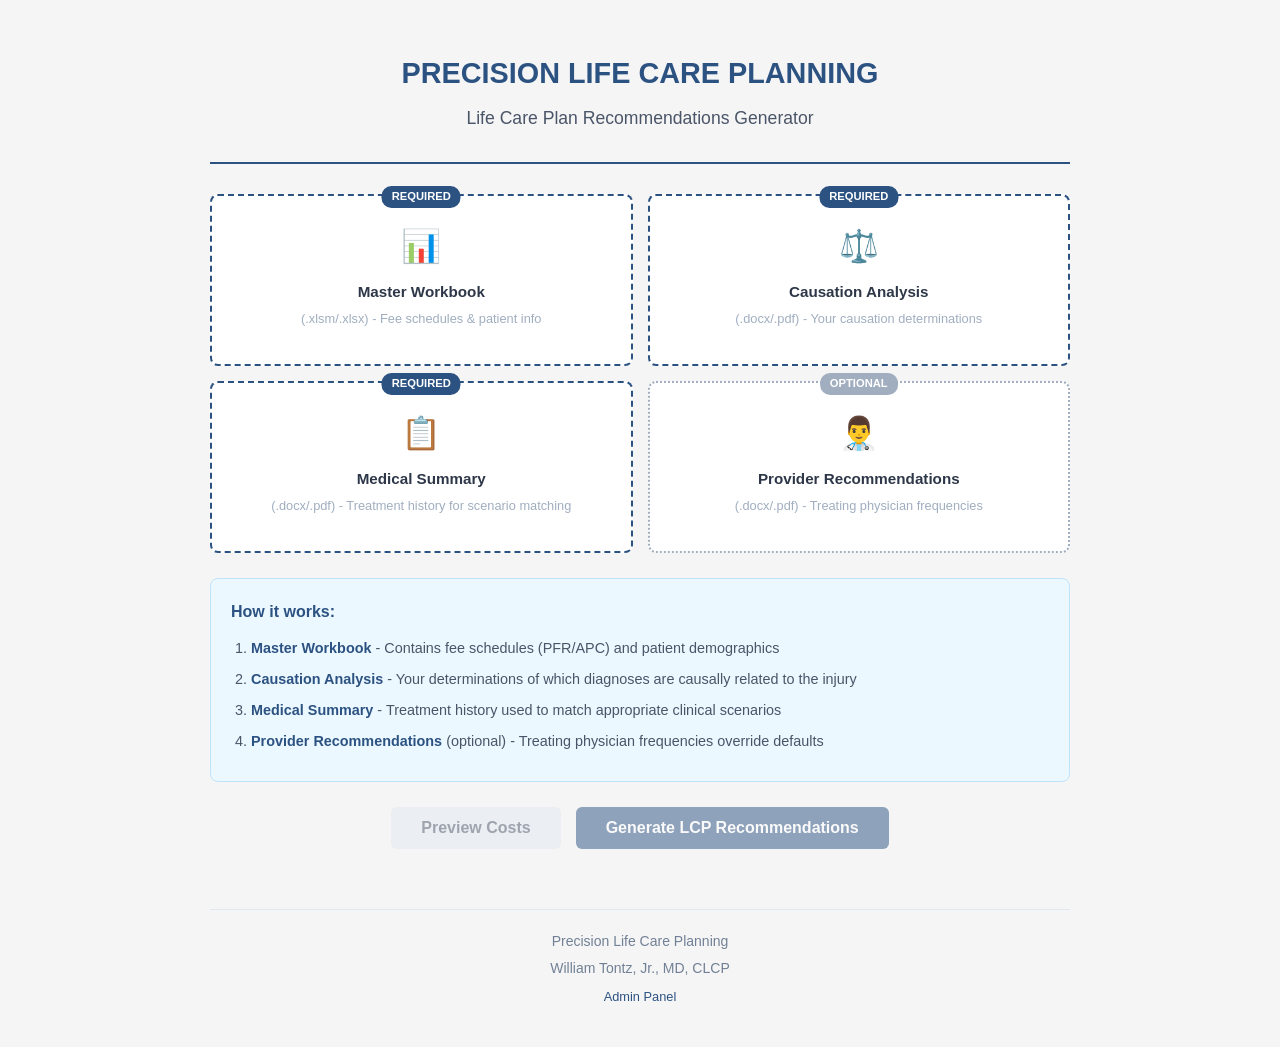
<file: templates/index.html>
<!DOCTYPE html>
<html lang="en">
<head>
    <meta charset="UTF-8">
    <meta name="viewport" content="width=device-width, initial-scale=1.0">
    <title>Precision Life Care Planning - LCP Generator</title>
    <link rel="stylesheet" href="/static/css/style.css">
</head>
<body>
    <div class="container">
        <header>
            <h1>PRECISION LIFE CARE PLANNING</h1>
            <p class="subtitle">Life Care Plan Recommendations Generator</p>
        </header>

        <main>
            <form id="uploadForm" enctype="multipart/form-data">
                <div class="upload-grid">
                    <!-- Row 1: Required Documents -->
                    <div class="upload-row">
                        <div class="upload-box primary" id="workbookDropZone">
                            <div class="upload-badge required">Required</div>
                            <div class="upload-icon">📊</div>
                            <p class="upload-text">Master Workbook</p>
                            <p class="upload-subtext">(.xlsm/.xlsx) - Fee schedules &amp; patient info</p>
                            <input type="file" id="workbookFile" name="file" accept=".xlsx,.xlsm" hidden>
                            <p class="file-name" id="workbookFileName"></p>
                        </div>

                        <div class="upload-box primary" id="causationDropZone">
                            <div class="upload-badge required">Required</div>
                            <div class="upload-icon">⚖️</div>
                            <p class="upload-text">Causation Analysis</p>
                            <p class="upload-subtext">(.docx/.pdf) - Your causation determinations</p>
                            <input type="file" id="causationFile" name="causation_analysis" accept=".docx,.pdf" hidden>
                            <p class="file-name" id="causationFileName"></p>
                        </div>
                    </div>

                    <!-- Row 2: Medical Summary (Required) and Provider Recommendations (Optional) -->
                    <div class="upload-row">
                        <div class="upload-box primary" id="summaryDropZone">
                            <div class="upload-badge required">Required</div>
                            <div class="upload-icon">📋</div>
                            <p class="upload-text">Medical Summary</p>
                            <p class="upload-subtext">(.docx/.pdf) - Treatment history for scenario matching</p>
                            <input type="file" id="summaryFile" name="medical_summary" accept=".docx,.pdf" hidden>
                            <p class="file-name" id="summaryFileName"></p>
                        </div>

                        <div class="upload-box secondary" id="providerDropZone">
                            <div class="upload-badge optional">Optional</div>
                            <div class="upload-icon">👨‍⚕️</div>
                            <p class="upload-text">Provider Recommendations</p>
                            <p class="upload-subtext">(.docx/.pdf) - Treating physician frequencies</p>
                            <input type="file" id="providerFile" name="provider_recommendations" accept=".docx,.pdf" hidden>
                            <p class="file-name" id="providerFileName"></p>
                        </div>
                    </div>
                </div>

                <div class="workflow-info">
                    <h3>How it works:</h3>
                    <ol>
                        <li><strong>Master Workbook</strong> - Contains fee schedules (PFR/APC) and patient demographics</li>
                        <li><strong>Causation Analysis</strong> - Your determinations of which diagnoses are causally related to the injury</li>
                        <li><strong>Medical Summary</strong> - Treatment history used to match appropriate clinical scenarios</li>
                        <li><strong>Provider Recommendations</strong> (optional) - Treating physician frequencies override defaults</li>
                    </ol>
                </div>

                <div class="button-group">
                    <button type="button" id="previewBtn" class="btn btn-secondary" disabled>Preview Costs</button>
                    <button type="submit" id="generateBtn" class="btn btn-primary" disabled>Generate LCP Recommendations</button>
                </div>
            </form>

            <div id="previewSection" class="preview-section hidden">
                <h2>Cost Preview</h2>
                <div class="patient-info" id="patientInfo"></div>
                <div class="cost-summary" id="costSummary"></div>
            </div>

            <div id="loadingSection" class="loading-section hidden">
                <div class="spinner"></div>
                <p id="loadingMessage">Generating LCP Recommendations...</p>
                <p class="loading-subtext">Analyzing medical records and matching scenarios...</p>
            </div>

            <div id="errorSection" class="error-section hidden">
                <p id="errorMessage"></p>
            </div>

            <div id="successSection" class="success-section hidden">
                <div class="success-icon">✓</div>
                <h2>LCP Recommendations Generated Successfully</h2>
                <p id="successMessage"></p>
                <div class="button-group">
                    <button type="button" id="resetBtn" class="btn btn-secondary">Generate Another</button>
                </div>
            </div>
        </main>

        <footer>
            <p>Precision Life Care Planning</p>
            <p>William Tontz, Jr., MD, CLCP</p>
            <a href="/admin" class="admin-link">Admin Panel</a>
        </footer>
    </div>

    <script src="/static/js/app.js"></script>
</body>
</html>
</file>
<file: static/css/style.css>
* {
    margin: 0;
    padding: 0;
    box-sizing: border-box;
}

body {
    font-family: 'Segoe UI', Tahoma, Geneva, Verdana, sans-serif;
    background-color: #f5f5f5;
    color: #333;
    line-height: 1.6;
}

.container {
    max-width: 900px;
    margin: 0 auto;
    padding: 20px;
    min-height: 100vh;
    display: flex;
    flex-direction: column;
}

header {
    text-align: center;
    padding: 30px 0;
    border-bottom: 2px solid #2c5282;
    margin-bottom: 30px;
}

header h1 {
    color: #2c5282;
    font-size: 1.8rem;
    font-weight: 700;
    margin-bottom: 8px;
}

.subtitle {
    color: #4a5568;
    font-size: 1.1rem;
}

main {
    flex: 1;
}

/* Upload Grid Layout */
.upload-grid {
    display: flex;
    flex-direction: column;
    gap: 15px;
    margin-bottom: 25px;
}

.upload-row {
    display: grid;
    grid-template-columns: 1fr 1fr;
    gap: 15px;
}

.upload-box {
    border: 2px dashed #cbd5e0;
    border-radius: 8px;
    padding: 25px 15px;
    text-align: center;
    cursor: pointer;
    transition: all 0.3s ease;
    background-color: white;
    position: relative;
}

.upload-box:hover {
    border-color: #2c5282;
    background-color: #ebf8ff;
}

.upload-box.dragover {
    border-color: #2c5282;
    background-color: #ebf8ff;
}

.upload-box.has-file {
    border-color: #38a169;
    background-color: #f0fff4;
    border-style: solid;
}

.upload-box.primary {
    border-color: #2c5282;
    border-width: 2px;
}

.upload-box.secondary {
    border-style: dotted;
    border-color: #a0aec0;
}

.upload-box.secondary:hover {
    border-color: #805ad5;
    background-color: #faf5ff;
}

.upload-box.secondary.has-file {
    border-color: #805ad5;
    background-color: #faf5ff;
    border-style: solid;
}

/* Upload Badges */
.upload-badge {
    position: absolute;
    top: -10px;
    left: 50%;
    transform: translateX(-50%);
    padding: 2px 10px;
    border-radius: 10px;
    font-size: 0.7rem;
    font-weight: 600;
    text-transform: uppercase;
}

.upload-badge.required {
    background-color: #2c5282;
    color: white;
}

.upload-badge.optional {
    background-color: #a0aec0;
    color: white;
}

.upload-icon {
    font-size: 2rem;
    margin-bottom: 8px;
}

.upload-text {
    color: #2d3748;
    font-size: 0.95rem;
    font-weight: 600;
    margin-bottom: 4px;
}

.upload-subtext {
    color: #a0aec0;
    font-size: 0.8rem;
}

.file-name {
    margin-top: 10px;
    color: #2c5282;
    font-weight: 600;
    font-size: 0.85rem;
    word-break: break-all;
}

/* Workflow Info Box */
.workflow-info {
    background-color: #ebf8ff;
    border: 1px solid #bee3f8;
    border-radius: 8px;
    padding: 20px;
    margin-bottom: 25px;
}

.workflow-info h3 {
    color: #2c5282;
    font-size: 1rem;
    margin-bottom: 12px;
}

.workflow-info ol {
    margin-left: 20px;
    color: #4a5568;
    font-size: 0.9rem;
}

.workflow-info li {
    margin-bottom: 8px;
}

.workflow-info strong {
    color: #2c5282;
}

/* Buttons */
.button-group {
    display: flex;
    gap: 15px;
    justify-content: center;
    margin-bottom: 30px;
}

.btn {
    padding: 12px 30px;
    font-size: 1rem;
    font-weight: 600;
    border: none;
    border-radius: 6px;
    cursor: pointer;
    transition: all 0.3s ease;
}

.btn:disabled {
    opacity: 0.5;
    cursor: not-allowed;
}

.btn-primary {
    background-color: #2c5282;
    color: white;
}

.btn-primary:hover:not(:disabled) {
    background-color: #1a365d;
}

.btn-secondary {
    background-color: #e2e8f0;
    color: #4a5568;
}

.btn-secondary:hover:not(:disabled) {
    background-color: #cbd5e0;
}

.hidden {
    display: none;
}

/* Preview Section */
.preview-section {
    background-color: white;
    border-radius: 8px;
    padding: 20px;
    margin-bottom: 20px;
    box-shadow: 0 1px 3px rgba(0, 0, 0, 0.1);
}

.preview-section h2 {
    color: #2c5282;
    margin-bottom: 15px;
    font-size: 1.2rem;
}

.patient-info {
    margin-bottom: 15px;
    padding-bottom: 15px;
    border-bottom: 1px solid #e2e8f0;
}

.patient-info p {
    margin-bottom: 5px;
}

.cost-summary table {
    width: 100%;
    border-collapse: collapse;
}

.cost-summary th,
.cost-summary td {
    padding: 10px;
    text-align: left;
    border-bottom: 1px solid #e2e8f0;
}

.cost-summary th {
    background-color: #f7fafc;
    font-weight: 600;
    color: #4a5568;
}

.cost-summary .totals-row {
    background-color: #ebf8ff;
    font-weight: 600;
}

.cost-summary .grand-total {
    background-color: #2c5282;
    color: white;
    font-weight: 700;
}

/* Loading Section */
.loading-section {
    text-align: center;
    padding: 40px;
}

.loading-section p {
    color: #2c5282;
    font-weight: 600;
    margin-bottom: 5px;
}

.loading-subtext {
    color: #718096;
    font-size: 0.9rem;
    font-weight: normal !important;
}

.spinner {
    width: 50px;
    height: 50px;
    border: 4px solid #e2e8f0;
    border-top-color: #2c5282;
    border-radius: 50%;
    animation: spin 1s linear infinite;
    margin: 0 auto 20px;
}

@keyframes spin {
    to {
        transform: rotate(360deg);
    }
}

/* Error Section */
.error-section {
    background-color: #fff5f5;
    border: 1px solid #fc8181;
    border-radius: 8px;
    padding: 20px;
    text-align: center;
    color: #c53030;
}

/* Success Section */
.success-section {
    background-color: #f0fff4;
    border: 1px solid #68d391;
    border-radius: 8px;
    padding: 30px;
    text-align: center;
}

.success-icon {
    width: 60px;
    height: 60px;
    background-color: #38a169;
    color: white;
    border-radius: 50%;
    display: flex;
    align-items: center;
    justify-content: center;
    font-size: 2rem;
    margin: 0 auto 15px;
}

.success-section h2 {
    color: #276749;
    margin-bottom: 10px;
}

.success-section p {
    color: #4a5568;
    margin-bottom: 20px;
}

/* Footer */
footer {
    text-align: center;
    padding: 20px 0;
    border-top: 1px solid #e2e8f0;
    margin-top: 30px;
    color: #718096;
    font-size: 0.875rem;
}

footer p {
    margin-bottom: 5px;
}

.admin-link {
    color: #2c5282;
    text-decoration: none;
    font-size: 0.8rem;
}

.admin-link:hover {
    text-decoration: underline;
}

/* Responsive */
@media (max-width: 600px) {
    .container {
        padding: 15px;
    }

    header h1 {
        font-size: 1.4rem;
    }

    .upload-row {
        grid-template-columns: 1fr;
    }

    .upload-box {
        padding: 20px 15px;
    }

    .button-group {
        flex-direction: column;
    }

    .btn {
        width: 100%;
    }

    .workflow-info {
        padding: 15px;
    }

    .workflow-info ol {
        font-size: 0.85rem;
    }
}
</file>
